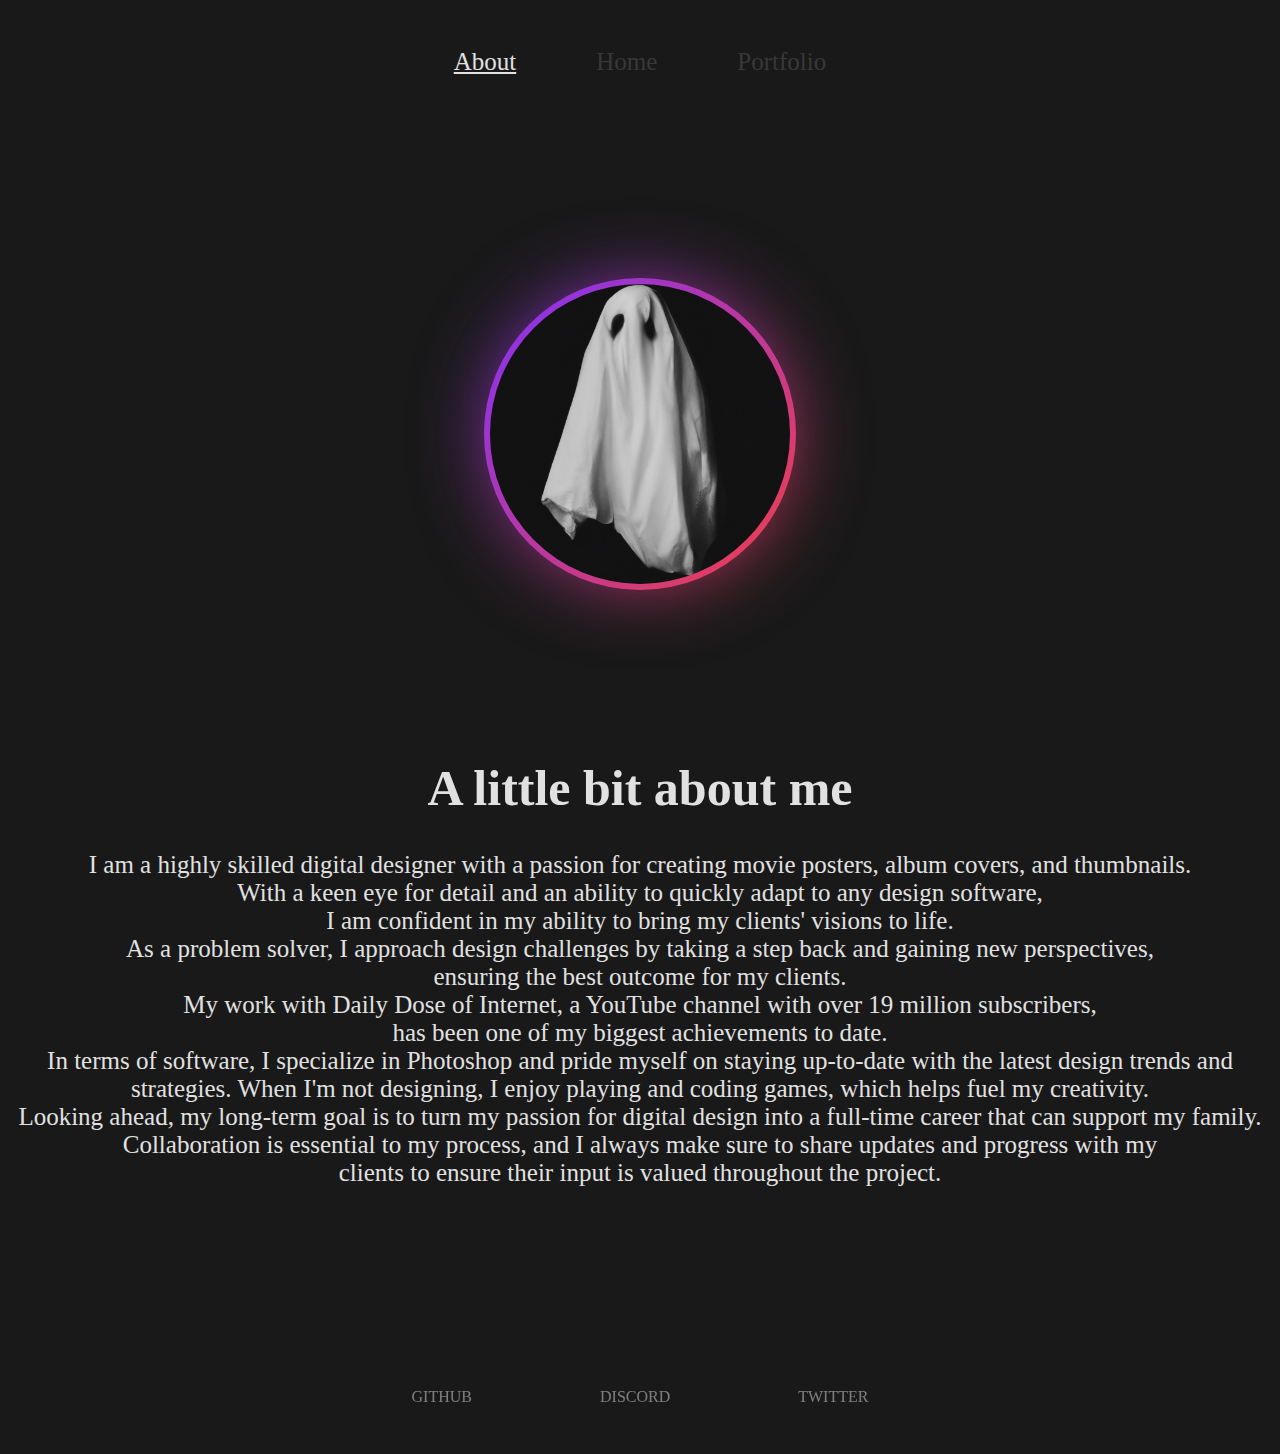
<file: about/index.html>
<!DOCTYPE html>

<html>

<head>
    <!-- HTML Meta Tags -->
    <meta name="description" content="SClick to find out a little bit about me.">

    <!-- Facebook Meta Tags -->
    <meta property="og:url" content="https://Ghillie.xyz/">
    <meta property="og:type" content="website">
    <meta property="og:title" content="Ghillie | About">
    <meta property="og:description" content="Click to find out a little bit about me.">
    <meta property="og:image" content="/assets/img/MetaImgs/Meta-About.png">

    <!-- Twitter Meta Tags -->
    <meta name="twitter:card" content="summary_large_image">
    <meta property="twitter:domain" content="Ghillie.xyz">
    <meta property="twitter:url" content="https://Ghillie.xyz/">
    <meta name="twitter:title" content="Ghillie | About">
    <meta name="twitter:description" content="Click to find out a little bit about me.">
    <meta name="twitter:image:src" content="https://ghillie.xyz/assets/img/MetaImgs/Meta-About.png">

    <!-- Meta Tags -->

    <meta charset="utf-8">
    <meta name="viewport" content="width=device-width, initial-scale=1.0, shrink-to-fit=no">
    <title>Ghillie | About</title>
    <link href="https://cdn.jsdelivr.net/npm/bootstrap@5.1.3/dist/css/bootstrap.min.css" rel="stylesheet"
        integrity="sha384-1BmE4kWBq78iYhFldvKuhfTAU6auU8tT94WrHftjDbrCEXSU1oBoqyl2QvZ6jIW3" crossorigin="anonymous">
    <link rel="stylesheet" href="/assets/css/main.css">
    <link rel="stylesheet" href="/assets/css/about.css">
    <link rel="stylesheet" href="/assets/css/spinglow.css">
    <link rel="shortcut icon" type="image/png" href="/assets/img/favicon.png">
</head>

<body ondragstart="return false">
    <!-- Page content -->
    <div class="main" style="min-height: 100%;">
        <div class="top_navbar">
            <ul>
                <li><a href="/about/" class="nav_active_link">About</a></li>
                <li><a href="/">Home</a></li>
                <li><a href="/portfolio/">Portfolio</a></li>
            </ul>
        </div>
        <div class="container" style="justify-content: center;
        align-items: center;
        display: flex;
        flex-grow: 1;">
            <div class="row">
                <div class="col-md-3">
                    <div class="spinglow spinglow-responsive" data-spinglow-scale="0.8" data-spinglow-max-width="300"
                        style="background-image: url(/assets/ProfilePictures/GhilliePFP.png);margin-top: 10em;">
                    </div>
                </div>
                <div class="text-center text-md-start col-md-9">
                    <h1 class="fs-1" style="margin-top: 3.5em;">A little bit about me</h1>
                    <p class="fs-5">I am a highly skilled digital designer
                        with a
                        passion for
                        creating movie
                        posters, album covers, and
                        thumbnails.<br>
                        With a keen eye for detail and an ability to quickly adapt to any design software,<br>
                        I am confident in my ability to bring my clients' visions to life.<br>
                        As a problem solver, I approach design challenges by taking a step back and gaining new
                        perspectives,<br>
                        ensuring the best outcome for my clients.<br>
                        My work with Daily Dose of Internet, a YouTube channel with over 19 million subscribers,<br>
                        has been one of my biggest achievements to date.<br>
                        In terms of software, I specialize in Photoshop and pride myself on staying up-to-date with
                        the latest design trends and strategies.
                        When I'm not designing, I enjoy playing and coding games, which helps fuel my
                        creativity.<br>
                        Looking ahead, my long-term goal is to turn my passion for digital design into a full-time
                        career that can support my family.
                        Collaboration is essential to my process, and I always make sure to share updates and
                        progress with
                        my<br>
                        clients to
                        ensure their input is valued throughout the project.<br></p>
                </div>
            </div>
        </div>
    </div>
    <div class="footer" style="margin-top: 10em;">
        <ul>
            <li><a href="https://github.com/Ghilliexyz" target="_blank">GITHUB</a></li>
            <li><a href="https://discordapp.com/users/211851747688185856" target="_blank">DISCORD</a></li>
            <li><a href="https://twitter.com/Ghilliexyz" target="_blank">TWITTER</a></li>
        </ul>
    </div>
    <script src="/assets/js/spinglow_responsive.js"></script>
</body>

</html>
</file>
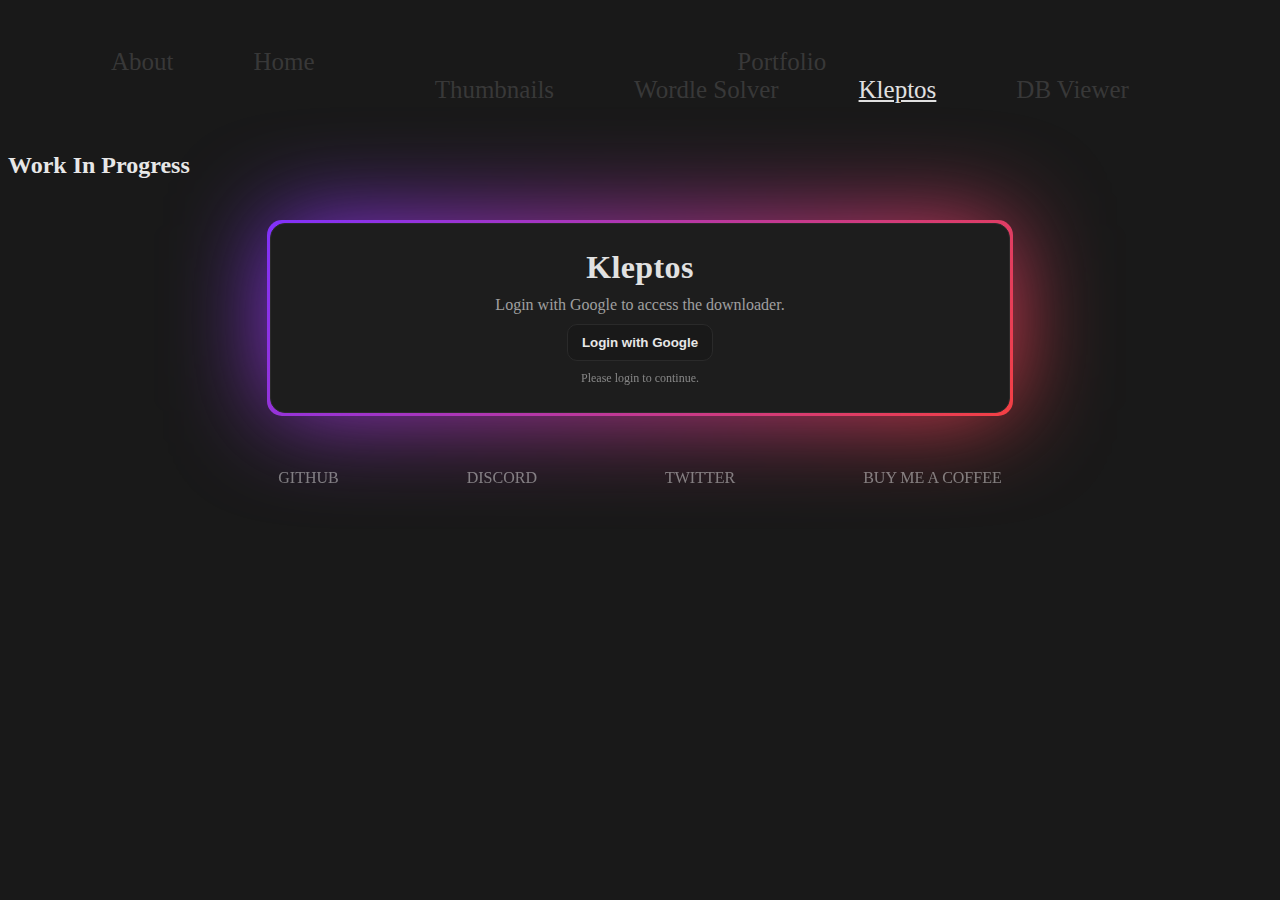
<file: kleptos/index.html>
<!DOCTYPE html>
<html lang="en">
<head>
  <!-- Basic HTML Meta Tags -->
  <meta charset="UTF-8" />
  <meta name="viewport" content="width=device-width, initial-scale=1" />
  <title>Ghillie – Kleptos</title>

  <meta name="description"
        content="Kleptos is a fast, simple video downloader that lets you save videos in different formats through a clean, ad-free interface.">
  <link rel="canonical" href="https://ghillie.xyz/kleptos/">

  <!-- Open Graph / Facebook -->
  <meta property="og:type" content="website">
  <meta property="og:site_name" content="Ghillie">
  <meta property="og:url" content="https://ghillie.xyz/kleptos/">
  <meta property="og:title" content="Kleptos – Video Downloader">
  <meta property="og:description"
        content="Use Kleptos to quickly download videos through a minimal, distraction-free interface.">
  <meta property="og:image"
        content="https://ghillie.xyz/assets/img/metaImgs/Meta-Kleptos.png">

  <!-- Twitter -->
  <meta name="twitter:card" content="summary_large_image">
  <meta property="twitter:domain" content="ghillie.xyz">
  <meta property="twitter:url" content="https://ghillie.xyz/kleptos/">
  <meta name="twitter:title" content="Kleptos – Video Downloader | Ghillie">
  <meta name="twitter:description"
        content="Kleptos is a lightweight video downloader with a clean UI and quick, reliable downloads.">
  <meta name="twitter:image"
        content="https://ghillie.xyz/assets/img/metaImgs/Meta-Kleptos.png">

  <!-- Styles & Favicon -->
  <link rel="stylesheet" href="/assets/css/main.css" />
  <link rel="stylesheet" href="/assets/css/kleptos.css" />
  <link rel="shortcut icon" type="image/png" href="/assets/img/favicon.png">
</head>

<body ondragstart="return false">

  <!-- NAVBAR always visible -->
  <div class="main">
    <div class="top_navbar">
      <ul>
        <li><a href="/about/">About</a></li>
        <li><a href="/">Home</a></li>
        <li class="dropdown">
          <a class="has-caret">Portfolio</a>
          <ul class="submenu">
            <li><a href="/portfolio/">Thumbnails</a></li>
            <li><a href="/wordle/">Wordle Solver</a></li>
            <li><a href="/kleptos/" class="nav_active_link">Kleptos</a></li>
            <li><a href="/dbviewer/">DB Viewer</a></li>
          </ul>
        </li>
      </ul>
    </div>
  </div>

  <!-- App -->
  <div id="kleptos">

    <!-- WIP always visible -->
    <div class="workInProgress">
      <h2>Work In Progress</h2>
    </div>

    <!-- LOGGED-OUT VIEW: only this shows -->
    <div id="loginGate" class="loginGate">
      <section class="cardGlow loginCard">
        <div class="loginInner">
          <h1 class="loginTitle">Kleptos</h1>
          <p class="muted loginSub">
            Login with Google to access the downloader.
          </p>

          <div id="authWrap" class="authWrap loginAuthRow">
            <button id="authLogin" class="btn secondary">Login with Google</button>
          </div>

          <div id="loginStatus" class="loginStatus muted"></div>
        </div>
      </section>
    </div>

    <!-- LOGGED-IN VIEW: your normal UI -->
    <div id="appGate" hidden>
      <section class="hero">
        <h1>Kleptos Downloader</h1>
        <p class="muted">Paste a URL, Configure your Settings, then Download.</p>
      </section>
      <main class="grid">
        <section class="cardGlow">
          <div>
            <div class="toolbar">
              <div class="left">
                <button id="settings" class="btn">Settings</button>
                <button id="adminBtn" class="iconBtn" type="button" aria-label="Admin tools" hidden>
                  <svg viewBox="0 0 24 24" width="18" height="18" aria-hidden="true">
                    <path d="M12 2l7 4v6c0 5-3 9-7 10C8 21 5 17 5 12V6l7-4zm0 3.2L7 7.2V12c0 3.8 2.2 6.9 5 7.9 2.8-1 5-4.1 5-7.9V7.2l-5-2z"/>
                    <path d="M11 11h2v6h-2zM11 8h2v2h-2z"/>
                  </svg>
                </button>
              </div>
              
              <div class="right">
                <div class="stats">
                  <div class="stat"><span class="label">Downloads Today:</span> <span id="downloadCountToday">0</span> •</div>
                  <div class="stat"><span class="label">Total Downloads:</span> <span id="downloadCountTotal">0</span> •</div>
                  <div class="stat"><span class="label">Tokens:</span> <span id="quotaRemainingInApp">0</span> •</div>
                </div>
                <!-- Profile menu (hover/click) -->
                <div class="profileMenu" id="profileMenu">
                  <button id="profileBtn" class="profileBtn" type="button" aria-haspopup="menu" aria-expanded="false">
                    <img id="profileImg" class="profileImg" alt="Profile" referrerpolicy="no-referrer">
                  </button>
                  <div id="profileDropdown" class="profileDropdown" role="menu">
                    <span class="muted">Signed in:</span>
                    <span id="authEmailInApp" class="authEmail">-</span>
                    <button id="authLogoutInApp" class="btn secondary small" type="button">Logout</button>
                  </div>
                </div>
              </div>
            </div>

            <div class="urlInfo">
              <input class="urlInput" type="url" autocomplete="off" autocapitalize="off" spellcheck="false" inputmode="url" placeholder="Paste URL here...">
              <button id="downloadBtn" class="btn" disabled>Download</button>
            </div>

            <!-- Feedback bars -->
            <div id="metaProgress" class="progress" role="status" aria-live="polite" aria-atomic="true" hidden>
              <div class="bar"><div class="fill"></div></div>
              <span>Collecting data…</span>
            </div>
            <div id="dlProgress" class="progress" role="status" aria-live="polite" aria-atomic="true" hidden>
              <div class="bar"><div class="fill"></div></div>
              <span>Downloading…</span>
            </div>

            <!-- Results -->
            <div class="urlResults" style="display:none">
              <h2></h2>
              <a href="#" target="_blank" rel="noopener noreferrer"></a>
              <img class="thumbnail" id="thumbnailPreview" alt="">
              <div class="videoInfo"><p></p><p></p><p></p><p></p><p></p></div>

              <!-- Playlist info + download zip -->
              <div id="playlistInfo" class="playlistInfo" hidden>
                <span class="pill">Playlist</span>
                <span id="playlistTitle" class="muted"></span>
                <span class="muted">•</span>
                <span><strong id="playlistCount">0</strong> videos</span>
                <button id="downloadPlaylistBtn" class="btn" style="margin-left:auto;">Download playlist (.zip)</button>
              </div>
            </div>
          </div>
        </section>
      </main>

      <!-- Settings Modal -->
      <div id="settingsModal" class="kmodal" aria-hidden="true">
        <div class="kmodal__backdrop"></div>

        <div class="kmodal__dialog" role="dialog" aria-modal="true" aria-labelledby="settingsTitle">
          <button type="button" class="kmodal__close" id="settingsClose" aria-label="Close">×</button>
          <h3 id="settingsTitle">Download settings</h3>

          <div class="kform">
            <div class="kform__row3">
              <label class="kform__field">
                <span>File format</span>
                <select id="optFileFormat">
                  <optgroup label="Video (container)">
                    <option value="auto">Auto (best quality)</option>
                    <option value="mp4">MP4</option>
                    <option value="mkv">MKV</option>
                    <option value="webm">WEBM</option>
                  </optgroup>
                  <optgroup label="Audio only">
                    <option value="audio:mp3">MP3</option>
                    <option value="audio:m4a">M4A</option>
                    <option value="audio:opus">OPUS</option>
                    <option value="audio:flac">FLAC</option>
                    <option value="audio:wav">WAV</option>
                    <option value="audio:aac">AAC</option>
                    <option value="audio:ogg">OGG</option>
                  </optgroup>
                </select>
              </label>

              <label class="kform__field">
                <span>File name</span>
                <input id="optFileName" type="text" placeholder="%(title)s (leave blank to auto)">
              </label>
            </div>
            
            <div class="kform__row2">
              <label class="kform__field">
                <span>Quality</span>
                <div class="btnset" id="optQuality">
                  <button type="button" data-q="Low">Low</button>
                  <button type="button" data-q="Medium">Medium</button>
                  <button type="button" data-q="High">High</button>
                  <button type="button" data-q="BEST" class="active">BEST</button>
                </div>
              </label>
              
              <label class="kform__field kform__field--checkbox">
                <span>Thumbnail only</span>
                <input id="optThumbOnly" type="checkbox">
              </label>
            </div>

            
            <div class="kform__row1">
              <label class="kform__field">
                <span style="color: #E1E1E1;">Authentication cookies (optional)</span>
                <!-- <legend>Authentication cookies (optional)</legend> -->
                <p class="muted" style="margin:0 0 8px 0; font-size: 12px;">
                  If a site blocks you with “Sign in to confirm you’re not a bot” (YouTube / X / Instagram etc), you can upload a
                  <code>cookies.txt</code> export for <b>your account only</b>. <br>Stored per-user on the server and only used for your requests (metadata + downloads).
                </p>
    
                <div class="kform__row3" style="align-items:center;">
                  <label class="kform__field">
                    <span>cookies.txt file</span>
                    <div style="display:flex; gap:8px; align-items:center;">
                      <input type="file" id="ytCookiesFile" accept=".txt,text/plain" class="fileSelector" style="width: auto;"/>
                      <button type="button" id="ytCookiesUpload" class="btn secondary">Upload (max 2MB)</button>
                      <button type="button" id="ytCookiesClear" class="btn secondary">Remove</button>
                    </div>
                  </label>
                  
                  <div class="kform__field" style="display:flex; gap:8px;">
                  </div>
    
                  <div class="kform__field">
                    <span>Status</span>
                    <div class="cookieStatusRow">
                      <span id="ytCookiesFeaturePill" class="pill">Feature: —</span>
                      <span id="ytCookiesStatePill" class="pill">Cookies: —</span>
                    </div>
                    <div id="ytCookiesStatus" class="muted cookieMeta">—</div>
                  </div>
                </div>
              </label>
            </div>
          </div>

          <div class="kmodal__footer">
            <button type="button" id="settingsSave" class="btn primary">Save</button>
          </div>
        </div>
      </div>

      <!-- Admin Modal (admins only) -->
      <div id="adminModal" class="kmodal" aria-hidden="true">
        <div class="kmodal__backdrop"></div>

        <div class="kmodal__dialog" role="dialog" aria-modal="true" aria-labelledby="adminTitle">
          <button type="button" class="kmodal__close" id="adminClose" aria-label="Close">×</button>
          <h3 id="adminTitle">Admin</h3>

          <div class="adminTools">
            <div class="adminTopbar">
              <input id="adminSearch" class="adminSearch" type="search" placeholder="Search email / sub…" autocomplete="off">
              <button id="adminRefresh" class="btn secondary small" type="button">Refresh</button>
              <button id="adminDownloadDb" class="btn secondary small" type="button">Download DB</button>
            </div>

            <div id="adminUsers" class="adminUsers" aria-live="polite"></div>
          </div>

          <div class="kmodal__footer">
            <button id="adminClose2" class="btn secondary" type="button">Close</button>
          </div>
        </div>
      </div>
      
      <!-- Toast -->
      <div id="toast" class="toast" hidden>
        <div class="title"></div>
        <div class="body"></div>
      </div>
    </div>
  </div>
  
  <div class="footer" style="margin-top:0;">
    <ul>
      <li><a href="https://github.com/Ghilliexyz" target="_blank">GITHUB</a></li>
      <li><a href="https://discordapp.com/users/211851747688185856" target="_blank">DISCORD</a></li>
      <li><a href="https://twitter.com/Ghilliexyz" target="_blank">TWITTER</a></li>
      <li><a href="https://buymeacoffee.com/ghillie" target="_blank">BUY ME A COFFEE</a></li>
    </ul>
  </div>
  
  <script src="/assets/js/kleptos.js" defer></script>
</body>
</html>
</file>
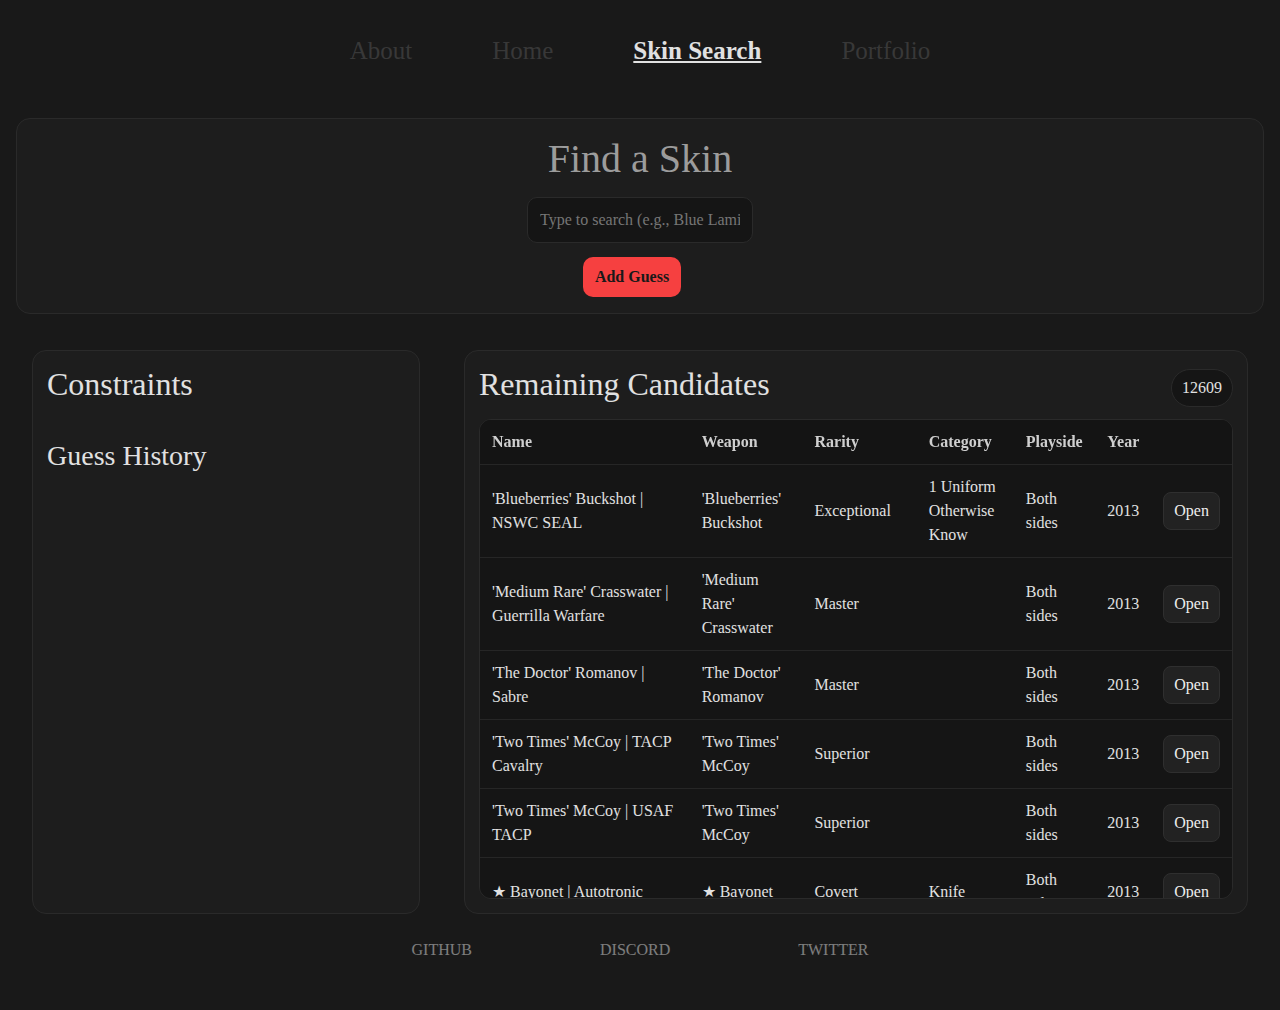
<file: skinsearch/index.html>
<!DOCTYPE html>
<html lang="en">
<head>
  <!-- Meta -->
  <meta charset="UTF-8" />
  <meta name="viewport" content="width=device-width, initial-scale=1" />

  <!-- SEO / Social (match your site) -->
  <meta name="description" content="My Skin searcher, made and aimed at solving cs2dle.net Guess the skin">
  <meta property="og:url" content="https://Ghillie.xyz/">
  <meta property="og:type" content="website">
  <meta property="og:title" content="Ghillie | Skin Searcher">
  <meta property="og:description" content="My Skin searcher, made and aimed at solving cs2dle.net Guess the skin">
  <meta property="og:image" content="/assets/img/MetaImgs/Meta-Skin-Searcher.png">
  <meta name="twitter:card" content="summary_large_image">
  <meta property="twitter:domain" content="Ghillie.xyz">
  <meta property="twitter:url" content="https://Ghillie.xyz/">
  <meta name="twitter:title" content="Ghillie | Skin Searcher">
  <meta name="twitter:description" content="My Skin searcher, made and aimed at solving cs2dle.net Guess the skin">
  <meta name="twitter:image:src" content="https://ghillie.xyz/assets/img/MetaImgs/Meta-Skin-Searcher.png">

  <title>Ghillie | Skin Searcher</title>

  <!-- Your site CSS + libs -->
  <link rel="stylesheet" href="https://cdnjs.cloudflare.com/ajax/libs/twitter-bootstrap/4.1.3/css/bootstrap.min.css">
  <link rel="stylesheet" href="https://s3-us-west-2.amazonaws.com/s.cdpn.io/1462889/unicons.css">
  <link rel="stylesheet" href="/assets/css/main.css">
  <link rel="stylesheet" href="/assets/css/skinsearch.css">

  <link rel="shortcut icon" type="image/png" href="/assets/img/favicon.png">
</head>

<body ondragstart="return false">
  <!-- Top nav (kept from your site) -->
  <div class="main">
    <div class="top_navbar">
      <ul>
        <li><a href="/about/">About</a></li>
        <li><a href="/">Home</a></li>
        <li><a href="/skinsearch/" style="font-weight: bold;" class="nav_active_link">Skin Search</a></li>
        <li><a href="/portfolio/">Portfolio</a></li>
      </ul>
    </div>
  </div>

  <!-- Solver header bar -->  
  <section class="solver-card solver-topbar">
    <div class="solver-row">
      <div class="solver-col">
        <h1 class="solver-muted">Find a Skin</h1>

        <div class="solver-search-wrap">
          <input id="searchInput" class="solver-search" type="text"
                placeholder="Type to search (e.g., Blue Laminate)…" autocomplete="off" />
          <div id="searchList" class="solver-search-list"></div>
        </div>

        <!-- New: actions row -->
        <div class="solver-actions mt-2">
          <button id="addGuessBtn" class="solver-btn">Add Guess</button>
          <span id="guessStatus" class="solver-status"></span>
        </div>
      </div>

      <!-- Selected card with pill controls -->
      <div id="selectedCard" class="solver-selected solver-hidden">
        <div class="solver-selected__name" id="selName">—</div>
        <div class="solver-selected__meta">
          <span id="selWeapon"></span>
          <span id="selRarity"></span>
          <span id="selCategory"></span>
          <span id="selPlayside"></span>
          <span id="selYear"></span>
        </div>

        <!-- New: tiny pills per field -->
        <div class="pills" id="pillControls">
          <div class="pill-group" data-field="weapon">
            <span class="solver-muted">Weapon</span>
            <button class="pill green" data-field="weapon" data-verdict="correct" title="Weapon is correct">✓</button>
            <button class="pill gray"  data-field="weapon" data-verdict="wrong"   title="Weapon is wrong">✗</button>
          </div>

          <div class="pill-group" data-field="rarity">
            <span class="solver-muted">Rarity</span>
            <button class="pill green" data-field="rarity" data-verdict="correct" title="Rarity is correct">✓</button>
            <button class="pill gray"  data-field="rarity" data-verdict="wrong"   title="Rarity is wrong">✗</button>
            <button class="pill red"   data-field="rarity" data-verdict="higher"  title="Answer is rarer (↑)">↑</button>
            <button class="pill red"   data-field="rarity" data-verdict="lower"   title="Answer is less rare (↓)">↓</button>
          </div>

          <div class="pill-group" data-field="category">
            <span class="solver-muted">Category</span>
            <button class="pill green" data-field="category" data-verdict="correct" title="Rifle / Not-rifle matches">✓</button>
            <button class="pill gray"  data-field="category" data-verdict="wrong"   title="Rifle / Not-rifle doesn't match">✗</button>
          </div>

          <div class="pill-group" data-field="playside">
            <span class="solver-muted">Playside</span>
            <button class="pill green" data-field="playside" data-verdict="correct" title="T vs not-T matches">✓</button>
            <button class="pill gray"  data-field="playside" data-verdict="wrong"   title="T vs not-T doesn't match">✗</button>
          </div>

          <div class="pill-group" data-field="year">
            <span class="solver-muted">Year</span>
            <button class="pill green" data-field="year" data-verdict="correct" title="Year is correct">✓</button>
            <button class="pill gray"  data-field="year" data-verdict="wrong"   title="Year is wrong">✗</button>
            <button class="pill red"   data-field="year" data-verdict="higher"  title="Answer is newer (↑)">↑</button>
            <button class="pill red"   data-field="year" data-verdict="lower"   title="Answer is older (↓)">↓</button>
          </div>
        </div>
      </div>
    </div>
  </section>

  <!-- Two-column: constraints (left) + scrollable candidates (right) -->
  <main class="solver-grid">
    <section class="solver-card">
      <h2>Constraints</h2>
      <div id="constraints" class="solver-chips"></div>

      <h3>Guess History</h3>
      <div id="history" class="solver-chips"></div>
    </section>

    <section class="solver-card solver-stretch">
      <div class="solver-results-header">
        <h2>Remaining Candidates</h2>
        <div class="solver-pill" id="candidateCount">0</div>
      </div>

      <div class="solver-table-scroll">
        <table id="resultTable" class="solver-table">
          <thead>
            <tr>
              <th>Name</th>
              <th>Weapon</th>
              <th>Rarity</th>
              <th>Category</th>
              <th>Playside</th>
              <th>Year</th>
              <th></th>
            </tr>
          </thead>
          <tbody></tbody> <!-- JS renders max 10 -->
        </table>
      </div>
    </section>
  </main>
  <div class="footer">
      <ul>
          <li><a href="https://github.com/Ghilliexyz" target="_blank">GITHUB</a></li>
          <li><a href="https://discordapp.com/users/211851747688185856" target="_blank">DISCORD</a></li>
          <li><a href="https://twitter.com/Ghilliexyz" target="_blank">TWITTER</a></li>
      </ul>
  </div>
  <!-- App JS -->
  <script src="/assets/js/skinsearcher.js"></script>
</body>
</html>
</file>
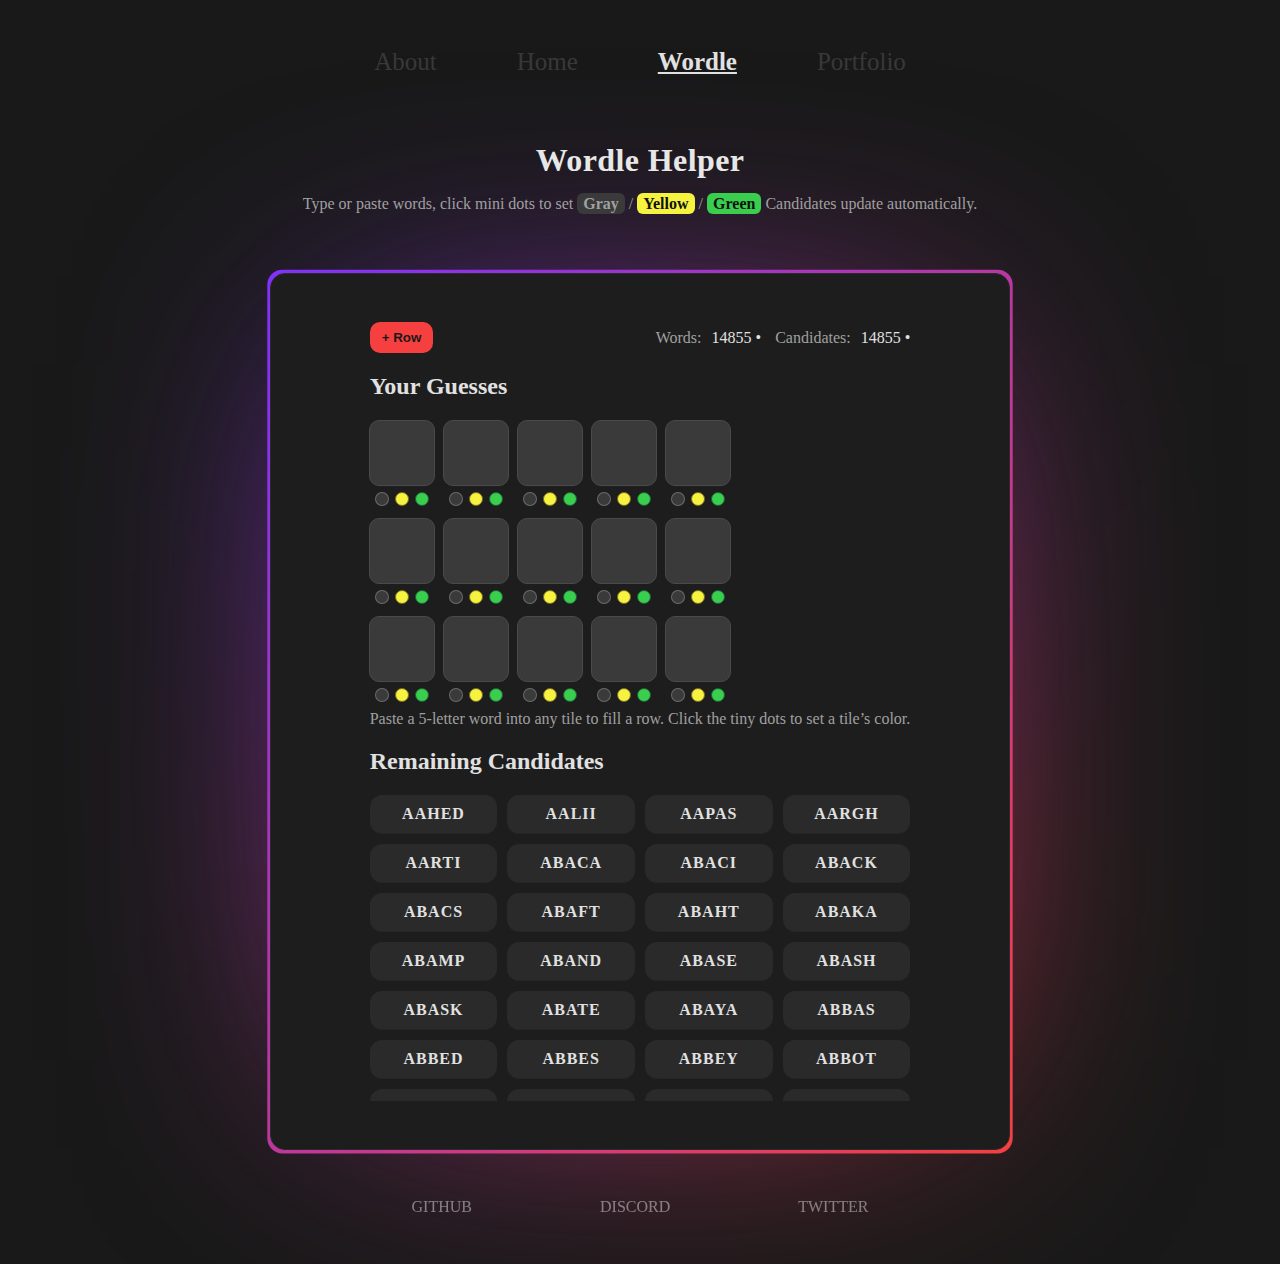
<file: wordle/index.html>
<!DOCTYPE html>
<html lang="en">
<head>
  <meta charset="UTF-8" />
  <meta name="viewport" content="width=device-width, initial-scale=1" />
  <title>Ghillie | Wordle Helper</title>

  <link rel="stylesheet" href="/assets/css/main.css" />
  <link rel="stylesheet" href="/assets/css/wordle.css" />

  <link rel="shortcut icon" type="image/png" href="/assets/img/favicon.png">
</head>
<body ondragstart="return false">
  <!-- your site navbar -->
  <div class="main">
    <div class="top_navbar">
      <ul>
        <li><a href="/about/">About</a></li>
        <li><a href="/">Home</a></li>
        <li><a href="/wordle/" style="font-weight: bold;" class="nav_active_link">Wordle</a></li>
        <li><a href="/portfolio/">Portfolio</a></li>
      </ul>
    </div>
  </div>

  <!-- Centered Wordle app -->
  <div id="wordle">
    <section class="hero">
      <h1>Wordle Helper</h1>
      <p class="muted">Type or paste words, click mini dots to set <span class="legend gray">Gray</span> / <span class="legend yellow">Yellow</span> / <span class="legend green">Green</span></b> Candidates update automatically.</p>
    </section>

    <main class="grid">
      <section class="cardGlow">
        <div>
          <div class="toolbar">
            <div class="left">
              <button id="addRow" class="btn">+ Row</button>
            </div>
            <div class="right stats">
              <div class="stat"><span class="label">Words:</span> <span id="wordCount">0</span> •</div>
              <div class="stat"><span class="label">Candidates:</span> <span data-result-count>0</span> •</div>
            </div>
          </div>
          
          <h2>Your Guesses</h2>
          <div id="grid" class="rows"></div>
          
          <p class="help muted">
            Paste a 5-letter word into any tile to fill a row. Click the tiny dots to set a tile’s color.
          </p>
          
          <div class="results-header">
            <h2>Remaining Candidates</h2>
          </div>
          <div id="results" class="results"></div>
        </div>
      </section>
    </main>
  </div>
  <div class="footer">
      <ul>
          <li><a href="https://github.com/Ghilliexyz" target="_blank">GITHUB</a></li>
          <li><a href="https://discordapp.com/users/211851747688185856" target="_blank">DISCORD</a></li>
          <li><a href="https://twitter.com/Ghilliexyz" target="_blank">TWITTER</a></li>
      </ul>
  </div>

  <!-- UI + built-in solver (no external solver file required) -->
  <script defer src="/assets/js/wordle.js"></script>
</body>
</html>
</file>
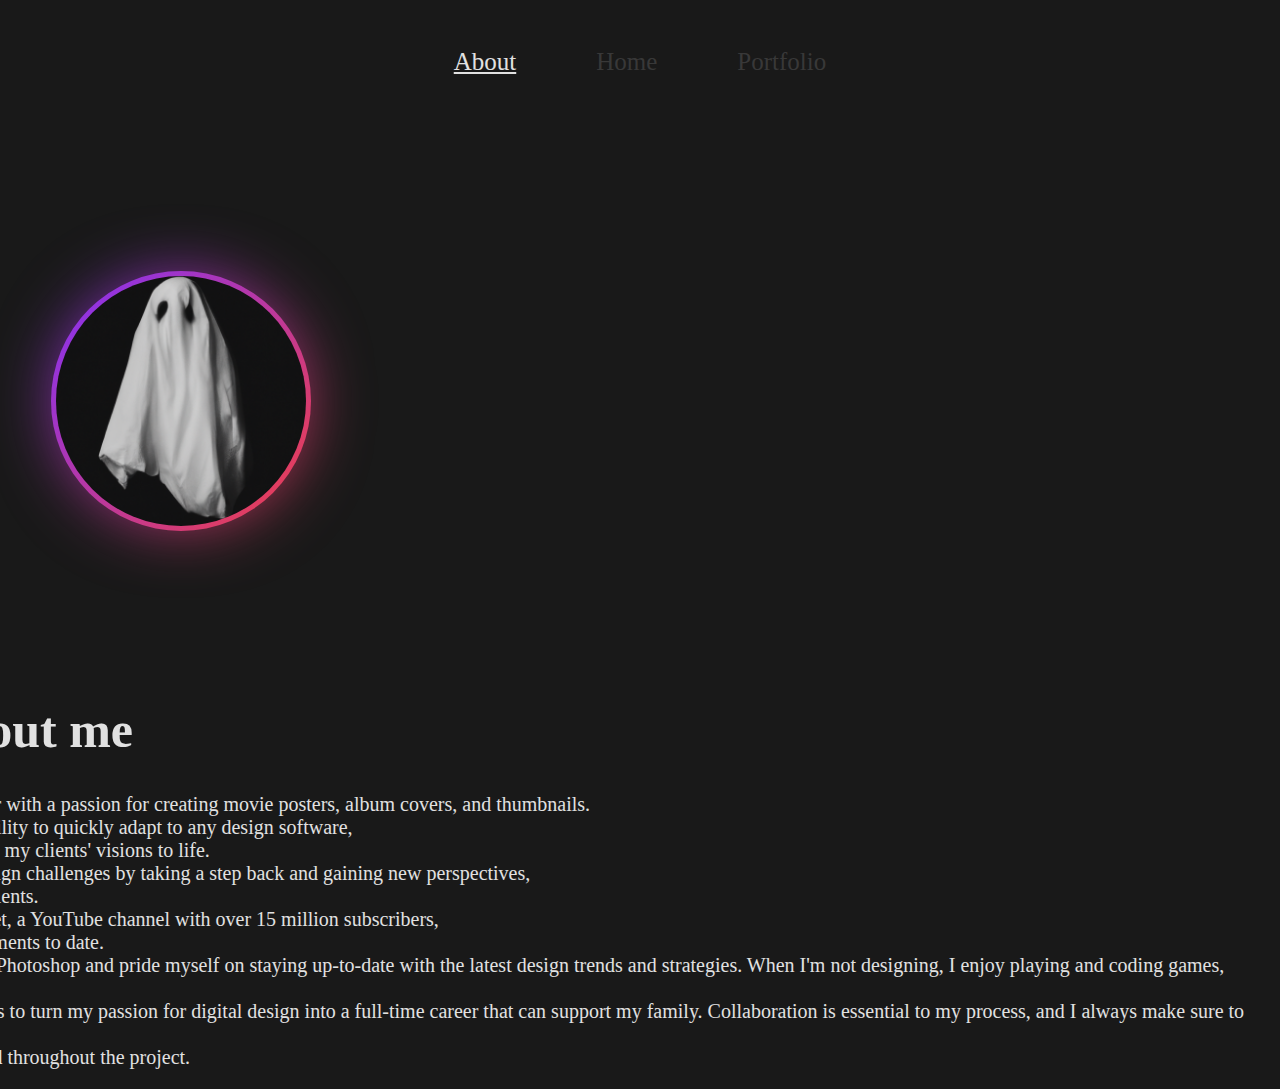
<file: about.html>
<!DOCTYPE html>

<html>

<head>

    <!-- HTML Meta Tags -->
    <meta name="description"
        content="Self-taught Digital Designer from scotland, Worked with many big names and helped grow channels.">

    <!-- Facebook Meta Tags -->
    <meta property="og:url" content="https://Ghillie.xyz/">
    <meta property="og:type" content="website">
    <meta property="og:title" content="Ghillie | About">
    <meta property="og:description"
        content="Self-taught Digital Designer from scotland, Worked with many big names and helped grow channels.">
    <meta property="og:image" content="">

    <!-- Twitter Meta Tags -->
    <meta name="twitter:card" content="summary_large_image">
    <meta property="twitter:domain" content="Ghillie.xyz">
    <meta property="twitter:url" content="https://Ghillie.xyz/">
    <meta name="twitter:title" content="Ghillie | About">
    <meta name="twitter:description"
        content="Self-taught Digital Designer from scotland, Worked with many big names and helped grow channels.">
    <meta name="twitter:image" content="">

    <!-- Meta Tags -->

    <meta charset="utf-8">
    <meta name="viewport" content="width=device-width, initial-scale=1.0, shrink-to-fit=no">
    <title>Ghillie | About</title>
    <link href="https://cdn.jsdelivr.net/npm/bootstrap@5.1.3/dist/css/bootstrap.min.css" rel="stylesheet"
        integrity="sha384-1BmE4kWBq78iYhFldvKuhfTAU6auU8tT94WrHftjDbrCEXSU1oBoqyl2QvZ6jIW3" crossorigin="anonymous">
    <link rel="stylesheet" href="/assets/css/main.css">
    <link rel="stylesheet" href="/assets/css/about.css">
    <link rel="stylesheet" href="/assets/css/spinglow.css">
    <link rel="shortcut icon" type="image/png" href="/assets/img/favicon.png">
</head>

<body ondragstart="return false">
    <!-- Page content -->
    <div class="main">
        <div class="top_navbar">
            <ul>
                <li><a style="color: #e1e1e1; text-decoration: underline;" href="about.html">About</a></li>
                <li><a href="index.html">Home</a></li>
                <li><a href="portfolio.html">Portfolio</a></li>
            </ul>
        </div>
        <div class="container">
            <div class="row">
                <div class="col-sm-6">
                    <div class="spinglow"
                        style="margin-left: 3em; margin-top: 11.5em; text-align:left; background-image: url(/assets/ProfilePictures/GhilliePFP.png);">
                    </div>
                </div>
                <div class="col-sm-6">
                    <div class="about">
                        <h1 style="margin-left: -6em; margin-top: 3.5em; text-align:left;">A little bit about me</h1>
                        <p style="margin-left: -15em; text-align:left;">I am a highly skilled digital designer with a
                            passion for
                            creating movie
                            posters, album covers, and
                            thumbnails.<br>
                            With a keen eye for detail and an ability to quickly adapt to any design software,<br>
                            I am confident in my ability to bring my clients' visions to life.<br>
                            As a problem solver, I approach design challenges by taking a step back and gaining new
                            perspectives,<br>
                            ensuring the best outcome for my clients.<br>
                            My work with Daily Dose of Internet, a YouTube channel with over 15 million subscribers,<br>
                            has been one of my biggest achievements to date.<br>
                            In terms of software, I specialize in Photoshop and pride myself on staying up-to-date with
                            the latest design trends and strategies.
                            When I'm not designing, I enjoy playing and coding games, which helps fuel my
                            creativity.<br>
                            Looking ahead, my long-term goal is to turn my passion for digital design into a full-time
                            career that can support my family.
                            Collaboration is essential to my process, and I always make sure to share updates and
                            progress with
                            my<br>
                            clients to
                            ensure their input is valued throughout the project.<br></p>
                    </div>
                </div>
            </div>
        </div>
    </div>
</body>

</html>
</file>
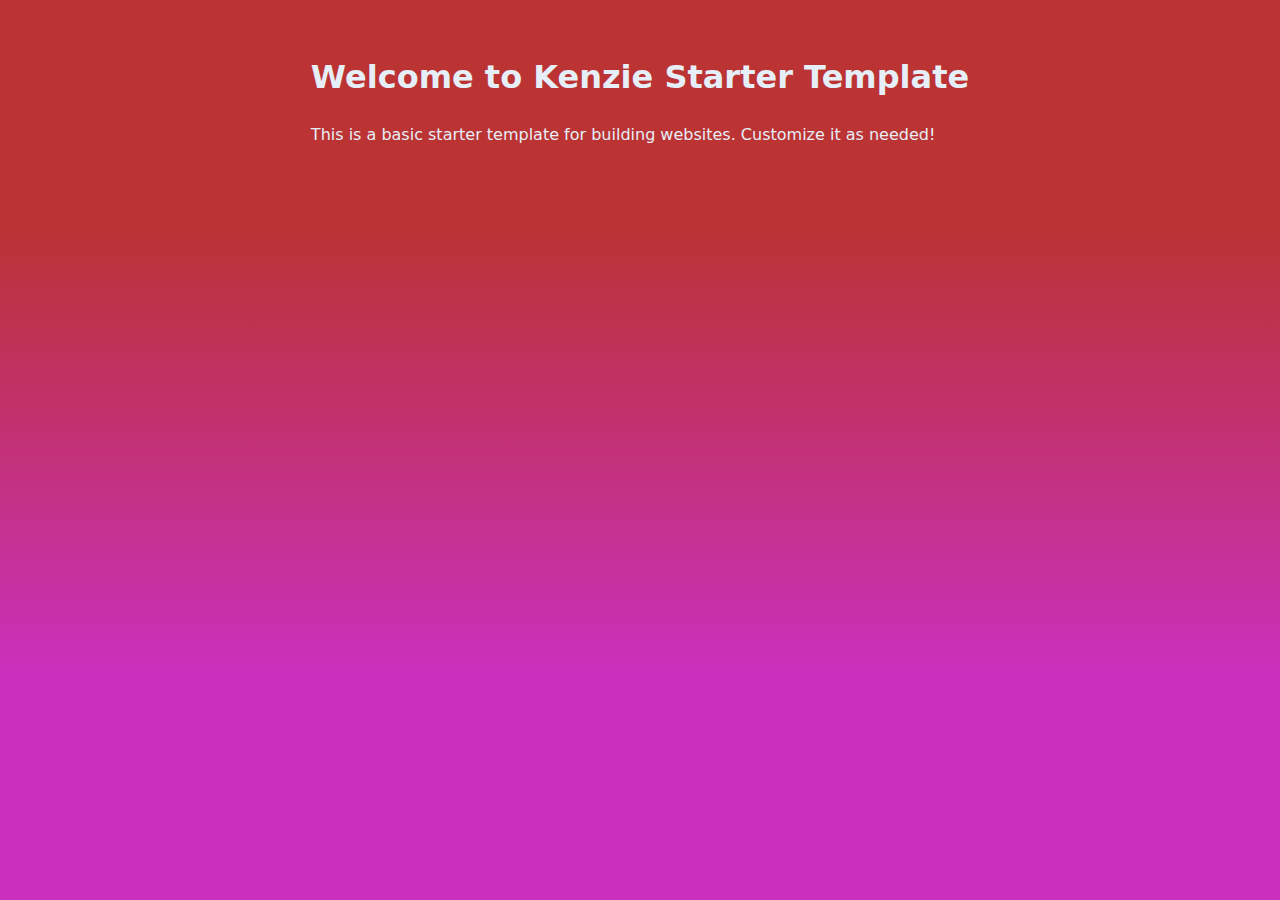
<file: test.html>
<!doctype html>
<html lang="en">
<head>
    <meta charset="utf-8" />
    <meta name="viewport" content="width=device-width,initial-scale=1" />
    <title>Kenzie — Starter</title>
    <meta name="description" content="Starter template for Kenzie" />
 
    <!-- Basic styles -->
    <style>
        :root{
            --bg:#0b1220;
            --card:#0f1724;
            --muted:#9aa6bd;
            --accent:#1fb6ff;
            --glass: rgba(255,255,255,0.03);
            --radius:12px;
            --max-width:1000px;
        }
        *{box-sizing:border-box}
        html,body{height:100%}
        body{
            margin:0;
            font-family: Inter, ui-sans-serif, system-ui, -apple-system, "Segoe UI", Roboto, "Helvetica Neue", Arial;
            background:linear-gradient(180deg,#bb3333 25%, #ca30bd 75%);
            color:#e6eef8;
            -webkit-font-smoothing:antialiased;
            -moz-osx-font-smoothing:grayscale;
            line-height:1.5;
            display:flex;
            align-items:flex-start;
            justify-content:center;
            padding:32px;
        }
    </style>
</head>
<body>
    <div class="container">
        <h1>Welcome to Kenzie Starter Template</h1>
        <p>This is a basic starter template for building websites. Customize it as needed!</p>
    </div>
</body>
</file>
<file: assets/css/main.css>
html,
body {
    min-height: 100%;
}

::selection {
    background: #f64040;
    color: #191919;
}

body {
    background: #191919 no-repeat center center fixed;
    -webkit-background-size: cover;
    -moz-background-size: cover;
    -o-background-size: cover;
    background-size: cover;
    overflow-x: hidden;
    font-family: Garamond, serif;
}

/* #region Main body CSS */
.main {
    margin-left: auto;
    margin-right: auto;
    text-align: center;
    min-height: calc(100vh - (var(--divider-physical-height)));
    display: flex;
    flex-direction: column;
    flex-wrap: nowrap;
    justify-content: normal;
    align-items: normal;
    align-content: normal;
}

.main:nth-child(1) {
    display: block;
    flex-grow: 0;
    flex-shrink: 1;
    flex-basis: auto;
    align-self: auto;
    order: 0;
}

.main:nth-child(2) {
    display: block;
    flex-grow: 1;
    flex-shrink: 1;
    flex-basis: auto;
    align-self: auto;
    order: 0;
}

.main h1 {
    color: #e1e1e1;
    font-weight: bold;
    font-size: 50px;
    margin-top: 1em;
}

.main h3 {
    color: #e1e1e1;
    font-weight: bold;
    font-size: 35px;
    margin-top: -25px;
}

.main p {
    color: #e1e1e1;
    font-size: 25px;
}

.main a {
    color: #e1e1e1;
    font-size: 25px;
    text-align: center;
    text-decoration: none;
}

/* #endregion */

/* #region Top Navbar CSS */
.top_navbar {
    margin-top: 2em;
    margin-bottom: 2em;
    text-align: center;
    display: flex;
    justify-content: center;
}

.top_navbar ul {
    padding-left: 0;
    display: flex;
    justify-content: center;
    flex-direction: row;
}

@media (max-width: 900px) {
    .top_navbar ul {
        flex-direction: column;
    }

    /* .top_navbar ul li:nth-of-type(1) {
        order: 2 !important;
    }
    .top_navbar ul li:nth-of-type(2) {
        order: 1 !important;
    }
    .top_navbar ul li:nth-of-type(3) {
        order: 3 !important;
    } */
}

/* .top_navbar ul li:nth-of-type(1) {
    order: 1;
}
.top_navbar ul li:nth-of-type(2) {
    order: 2;
}
.top_navbar ul li:nth-of-type(3) {
    order: 3;
} */

.top_navbar li {
    display: inline;
    padding-right: 2.5em;
    padding-left: 2.5em;
}

.top_navbar li a {
    /* color: #5d6996; */
    color: #383838;
    font-size: 25px;
    text-decoration: none;
    transition: .5s;
}

.top_navbar li a:hover {
    /* color: #95acff; */
    color: #9c9c9c;
    text-align: center;
}

.top_navbar li a.nav_active_link {
    color: #e1e1e1;
    text-decoration: underline;
}

/* #endregion */


/* #endregion */

.worked_with {
    color: #e1e1e1;
    text-align: center;
    min-height: calc(100vh - (var(--divider-physical-height) / 2));
}

.worked_with .row>div:hover .explain_box {
    opacity: 1;
    transition: 1s opacity ease-in-out;
}

.worked_with .explain_box {
    margin-left: auto;
    margin-right: auto;
    width: 75%;
    margin-top: 2rem;
    transition: 1s opacity ease-in-out;
    user-select: none;
    opacity: 0;
    position: relative;
    border-radius: 15px;
    background-color: #191919;
    padding: 20px;
    box-shadow: 0 0 25px 0 rgba(0, 0, 0, .75);
}

.explain_box h1 {
    font-weight: bold;
}

/* #region Scrollbar CSS */
/* Firefox */
* {
    scrollbar-width: thin;
    scrollbar-color: #f64040 #191919;
}

/* Chrome, Edge, and Safari */
*::-webkit-scrollbar {
    width: 5px;
}

*::-webkit-scrollbar-track {
    background: #191919;
}

*::-webkit-scrollbar-thumb {
    background-color: #f64040;
    border-radius: 0px;
    border: 0px none #191919;
}

/* #endregion */


.recent_work {
    /* min-height: calc(100vh - (var(--divider-physical-height) / 2)); */
    /* display: flex; */
    /* flex-direction: column; */
    /* justify-content: center; */
    /* align-items: center; */
    position: relative;
}

.recent_work {
    min-height: calc(100vh - (var(--divider-physical-height) / 2));
    display: flex;
    flex-direction: column;
    flex-wrap: nowrap;
    justify-content: normal;
    align-items: normal;
    align-content: normal;
}

.recent_work_content {
    min-height: 50vh;
    margin-bottom: 4rem;
    display: block;
    flex-grow: 1;
    flex-shrink: 1;
    flex-basis: auto;
    align-self: auto;
    order: 0;
}

.recent_work_content h1 {
    font-weight: bold;
    margin-top: 2.5em;
    margin-bottom: 2.5em;
    color: #e1e1e1;
    text-align: center;
}

.footer {
    display: flex;
    flex-grow: 0;
    flex-shrink: 1;
    flex-basis: auto;
    align-self: auto;
    margin-bottom: 2em;
    order: 0;
    justify-content: center;
    flex-direction: row;
}

.footer ul {
    padding-left: 0;
    display: flex;
    justify-content: center;
    flex-direction: row;
    gap: 8rem;
    font-size: 1rem;
    list-style-type: none;
    text-align: center;
}

.footer a {
    color: #e1e1e1;
    text-decoration: none;
    opacity: 0.5;
    transition: opacity 0.5s ease-in-out;
}

.footer a:hover {
    opacity: 1;
    transition: opacity 0.5s ease-in-out;
}

@media (max-width: 900px) {
    .footer ul {
        margin-top: 2rem;
        gap: 5px;
        flex-direction: column;
    }
}
</file>
<file: assets/css/about.css>
html,
body {
    min-height: 100%;
}


/* Style page content */
/* About Stuff Here */

.about {
    margin-left: auto;
    margin-right: auto;
    text-align: center;
}

.about h1 {
    color: #e1e1e1;
}

.about p {
    color: #e1e1e1;
    font-size: 20px;
}
</file>
<file: assets/css/spinglow.css>
@property --spinglow-rotate {
    syntax: "<angle>";
    initial-value: 132deg;
    inherits: false;
}

:root {
    --spinwglow-height: 250px;
    --spinwglow-width: 250px;
}

/* Profile Picture Spin content */
.spinglow {
    background: #191c29;
    width: var(--spinwglow-width);
    height: var(--spinwglow-height);
    aspect-ratio: 1/1;
    position: relative;
    border-radius: 100%;
    justify-content: center;
    align-items: center;
    margin-left: auto;
    margin-right: auto;
    margin-top: 5em;
    display: flex;
    color: rgba(88, 199, 250, 0);
    background-size: cover;
    background-position: center;
    transition: 0.4s;
}

.spinglow:hover {
    /* Show Review Box with review in it */
    color: #e1e1e1;
}

/* Spinning Glow Size */
.spinglow::before {
    content: "";
    height: calc(var(--spinwglow-height) * 1.04);
    width: calc(var(--spinwglow-width) * 1.04);
    aspect-ratio: 1/1;
    border-radius: 100%;
    background-image: linear-gradient(var(--spinglow-rotate), #7f31ff, #f64040);
    position: absolute;
    z-index: -1;
    animation: spin 2.5s linear infinite;
}

.spinglow::after {
    position: absolute;
    content: "";
    z-index: -1;
    height: calc(var(--spinwglow-height) * 1.2);
    width: calc(var(--spinwglow-width) * 1.2);
    aspect-ratio: 1/1;
    border-radius: 100%;
    transform: scale(0.8);
    filter: blur(calc(var(--spinwglow-height) / 6));
    background-image: linear-gradient(var(--spinglow-rotate), #7f31ff, #f64040);
    opacity: 1;
    animation: spin 2.5s linear infinite;
}

@keyframes spin {
    0% {
        --spinglow-rotate: 0deg;
    }

    100% {
        --spinglow-rotate: 360deg;
    }
}

/* Profile Picture Spin content */
</file>
<file: assets/css/kleptos.css>
@property --spinglow-rotate {
  syntax: "<angle>";
  initial-value: 132deg;
  inherits: false;
}

/* Scoped + centered so it won't fight your site CSS */
#kleptos {
  --bg:#191919;
  --card:#1d1d1d;
  --muted:#a0a0a0;
  --text:#e7e7e7;
  --accent:#f64040;
  --outline:#2a2a2a;
  --tile:#151515;

  --spinwglow-height: 980px;
  --spinwglow-width: 740px;

  --gray:#3a3a3a;
  --yellow:#f6f340;
  --green:#39ce4d;

  color:var(--text);
}

/* center the whole app */
#kleptos .grid {
  max-width: var(--spinwglow-width);
  margin: 0 auto;
  padding: 12px 16px 32px;
}

/* hero */
#kleptos .hero{ padding:18px 16px 0; text-align:center; }
#kleptos .hero h1{ margin:0 0 6px; font-size:clamp(22px, 3.5vw, 32px); letter-spacing:.4px; }
#kleptos .muted{ color:var(--muted); }

/* toolbar */
#kleptos .toolbar{ display:flex; align-items:center; justify-content:space-between; gap:12px; margin-bottom:10px; padding: 5px; flex-wrap:wrap;}
#kleptos .stats{ display:flex; gap:14px; flex-wrap:wrap; }
#kleptos .label{ color:var(--muted); margin-right:6px; }

#kleptos .stat{
  display:inline-flex;
  gap:6px;
  font-size:14px;
}

/* url row */
#kleptos .urlInfo{
  display:flex;
  align-items:flex-start;
  gap:12px;
  margin-top: 15px;
  margin-bottom: 15px;
  padding: 5px;
}

/* buttons */
#kleptos .btn{
  background: var(--accent);
  color:#191919;
  border:none;
  padding:10px 14px;
  border-radius:10px;
  font-weight:700;
  cursor:pointer;
  flex:0 0 auto;
}
#kleptos .btn:disabled{ opacity:.6; cursor:not-allowed; }

/* url input */
#kleptos .urlInput {
  width: 300px;
  flex: 1 1 auto;
  height: 20px;
  border-radius: 8px;
  border: 1px solid var(--outline);
  padding: 6px 10px;
  background: var(--bg);
  color: var(--text);
  font-size: 14px;
  overflow: hidden;
}

/* results + video */
#kleptos .urlResults{ margin-top:16px;}
#kleptos .urlResults h2{ font-size:18px; margin: 0px;  padding-left: 5px; padding-right: 5px;}
#kleptos .thumbnail{
  width:100%;
  height:auto;
  /* important: display the real aspect ratio without stretching */
  object-fit: contain;
  background: var(--bg);
  border: 1px solid var(--outline);
  border-radius:15px;
  margin-top:10px;
}

#kleptos .urlResults a{
  margin:0px;
  padding-left: 5px;
  padding-right: 5px;
  text-decoration: none;
  font-size:14px;
  color:#e1e1e1;
  opacity: 0.7;
  transition: opacity 0.5s ease-in-out;
}
#kleptos .urlResults a:hover{
  text-decoration: underline;
  opacity: 1;
  transition: opacity 0.5s ease-in-out;
}

#kleptos .videoInfo{
  display:flex;
  padding:5px;
  gap:8px;
  flex-wrap:wrap;
}

#kleptos .videoInfo p{
  margin: 0px;
  padding-right: 8px;
  font-size: 13px;
  color: var(--muted);
}

#kleptos .playlistInfo {
  display:flex;
  align-items:center;
  gap:10px;
  margin:8px 5px 0 5px;
  padding: 8px 10px;
  border:1px solid var(--outline);
  background: var(--tile);
  border-radius:10px;
}
#kleptos .playlistInfo[hidden]{ display:none !important; }
#kleptos .playlistInfo .pill{
  display:inline-block;
  padding:2px 8px;
  border-radius:999px;
  border:1px solid var(--outline);
  background: var(--bg);
  color: var(--muted);
  font-size: 12px;
}

@keyframes spin { 0% { --spinglow-rotate: 0deg; } 100% { --spinglow-rotate: 360deg; } }
#kleptos { --halo: clamp(16px, 4vw, 36px); --ring: 2px; }

#kleptos .cardGlow{
  position: relative;
  background: var(--card);
  border: 1px solid var(--outline);
  border-radius: 15px;
  padding: 25px;
  margin: 0 auto 0;
  color: #e1e1e1;
  background-size: cover;
  background-position: center;
  transition: transform .25s ease;
  display: flex;
  flex-direction: column;
  align-items: stretch;
  justify-content: flex-start;
  overflow: visible;
}

/* keep real content above the glow */
#kleptos .cardGlow > * { position: relative; z-index: 1; }

#kleptos .cardGlow::before,
#kleptos .cardGlow::after{
  content:"";
  position:absolute;
  inset:0;
  border-radius: inherit;
  background-image: linear-gradient(var(--spinglow-rotate), #7f31ff, #f64040);
  animation: spin 2.5s linear infinite;
  pointer-events:none;
  z-index:-1;
}

#kleptos .cardGlow::before{ inset: calc(var(--halo) * -0.1); opacity:1; }
#kleptos .cardGlow::after { filter: blur(calc(var(--spinwglow-height) / 20)); opacity: 1; }

/* Progress bars + Toasts */
#kleptos .progress[hidden]{ display:none !important; }
#kleptos .progress{
  display:flex; align-items:center; gap:12px;
  padding:10px 12px; margin:8px 5px 0 5px;
  border:1px solid var(--outline);
  background: var(--tile);
  border-radius:10px;
}
#kleptos .progress span{ font-size:14px; color: var(--muted); white-space: nowrap; }
#kleptos .progress .bar{
  position:relative; height:6px; flex:1 1 auto;
  background: var(--bg);
  border-radius:999px; overflow:hidden;
  border: 1px solid var(--outline);
}
#kleptos .progress .bar::before{
  content:""; position:absolute; inset:0; transform: translateX(-100%);
  background: linear-gradient(90deg, transparent 0%, var(--accent) 50%, transparent 100%);
  animation: kleptos-indeterminate 1.2s linear infinite;
}
@keyframes kleptos-indeterminate{ from{ transform: translateX(-100%);} to{ transform: translateX(100%);} }
@media (prefers-reduced-motion: reduce){ #kleptos .progress .bar::before{ animation-duration: 2.4s; } }

/* Toasts */
#kleptos .toast[hidden]{ display:none !important; }
#kleptos .toast{
  position: fixed; right: 16px; bottom: 16px; z-index: 10000;
  background: var(--card);
  border: 1.5px solid var(--outline);
  color: var(--text);
  padding: 10px 12px;
  border-radius: 10px;
  max-width: 420px;
}
#kleptos .toast.error{ border-color: #f64040; }
#kleptos .toast .title{ font-weight: 700; margin-bottom:4px; }
#kleptos .toast .body{ font-size: 14px; color: var(--muted); }

/* Settings Modal */
#kleptos .kmodal[aria-hidden="true"]{ display:none; }
#kleptos .kmodal{ position:fixed; inset:0; z-index:9999; height: auto;}
#kleptos .kmodal__backdrop{ position:absolute; inset:0; background:rgba(0,0,0,.5); backdrop-filter:blur(6px); }
#kleptos .kmodal__dialog{
  position:absolute;
  top:50%;
  left:50%;
  transform: translate(-50%, -50%);
  width:min(720px,92vw);
  max-height: 90vh;
  overflow:auto;
  background:var(--card);
  border:1px solid var(--outline);
  border-radius:14px;
  box-shadow:0 10px 30px rgba(0,0,0,.45), 0 0 0 1px var(--outline) inset;
  padding:16px 16px 64px;
}
#kleptos .kmodal__close{ position:absolute; top:8px; right:8px; width:34px; height:34px; line-height:34px; border:1px solid var(--outline); background:var(--bg); border-radius:10px; font-size:20px; color:var(--muted); cursor:pointer; }
#kleptos .kmodal__footer{ position:absolute; right:16px; bottom:12px; display:flex; gap:8px; }
#kleptos .kform{ display:grid; gap:12px; margin-top:8px; }
#kleptos .kform__field>span{ display:block; font-size:12px; color:var(--muted); margin:2px 0 6px; }
#kleptos .kform__field input,#kleptos .kform__field select{ width:90%; background:var(--bg); color:#e1e1e1; border:1px solid var(--outline); border-radius:10px; padding:10px 12px; }
#kleptos .kform__check{ display:flex; align-items:center; gap:10px; font-size:14px; color:#e1e1e1;}
#kleptos .kform__row3{ display:grid; grid-template-columns: 1.2fr 1.2fr auto; gap:12px; align-items:end; }
#kleptos .kform__row2{ display:grid; grid-template-columns: .6fr .6fr auto; gap:12px; align-items:end; }
/* Custom Styled Checkbox */
#kleptos .kform__field--checkbox input[type="checkbox"] {
    appearance: none;
    -webkit-appearance: none;
    width: 34px;
    height: 34px;
    background: var(--bg);
    border: 1px solid var(--outline);
    border-radius: 100%; /* Slightly smaller radius looks better on small boxes */
    cursor: pointer;
    position: relative;
    /* display: flex; */
    transition: all 0.2s ease;
    margin: auto;
}

/* Hover & Focus State */
#kleptos .kform__field--checkbox input[type="checkbox"]:hover {
    border-color: var(--muted);
}

/* Checked State - Background change */
#kleptos .kform__field--checkbox input[type="checkbox"]:checked {
    background: var(--accent);
    border-color: var(--accent);
}

/* The Checkmark (using a pseudo-element) */
#kleptos .kform__field--checkbox input[type="checkbox"]:checked::after {
    width: 5px;
    height: 10px;
    border: solid #111; /* Dark color to contrast with var(--accent) */
    border-width: 0 2px 2px 0;
    transform: rotate(45deg);
}
#kleptos .btnset{ display:flex; gap:8px; flex-wrap:wrap; }
#kleptos .btnset button{ border:1px solid var(--outline); background:var(--bg); color:#e1e1e1; border-radius:10px; padding:8px 12px; cursor:pointer; }
#kleptos .btnset button.active{ background:var(--accent); color:#111; font-weight:700; }

#kleptos .authWrap{
  display:flex;
  align-items:center;
  gap:10px;
  flex-wrap:wrap;
}

#kleptos .authUser{
  display:flex;
  align-items:center;
  gap:10px;
  flex-wrap:wrap;
}

#kleptos .pill{
  display:inline-flex;
  align-items:center;
  gap:8px;
  padding:6px 10px;
  border-radius:999px;
  border:1px solid var(--outline);
  background: var(--bg);
  color: var(--text);
  font-size: 12px;
}

#kleptos .btn.secondary{
  background: var(--bg);
  color: var(--text);
  border: 1px solid var(--outline);
}

#kleptos .btn.secondary:hover{
  opacity: .95;
}

#kleptos .btn.small{
  padding:8px 12px;
  border-radius:10px;
  font-weight:700;
}

/* ---------------- LOGIN GATE (new) ---------------- */

#kleptos [hidden] { display:none !important; }

/* full-page centered login card, but still inside #kleptos styling */
#kleptos .loginGate{
  max-width: var(--spinwglow-width);
  margin: 0 auto;
  padding: 24px 16px 40px;
  display:flex;
  justify-content:center;
}

#kleptos .loginCard{
  width: min(760px, 100%);
}

#kleptos .loginInner{
  display:flex;
  flex-direction:column;
  gap:10px;
}

#kleptos .loginTitle{
  margin:0;
  text-align:center;
  font-size: clamp(22px, 3.5vw, 32px);
  letter-spacing:.4px;
}

#kleptos .loginSub{
  text-align:center;
  margin:0;
}

#kleptos .loginAuthRow{
  justify-content:center;
}

#kleptos .loginStatus{
  text-align:center;
  font-size:12px;
  min-height: 16px;
  opacity: .8;
}

@media (max-width:560px){
  #kleptos .kform__row3{ grid-template-columns: 1fr; }
}
@media (max-width: 720px){
  #kleptos .kmodal__dialog{ height:fit-content; }
  #kleptos .kform__row{ grid-template-columns: 1fr; }
  #kleptos .kform__row .urlInput{ width: 100%; }
  #kleptos .videoInfo{ flex-wrap:wrap; }
}


/* ---------------- PROFILE MENU (new) ---------------- */

#kleptos .toolbar .right{
  display:flex;
  align-items:center;
  gap:12px;
  margin-left:auto;
}

#kleptos .profileMenu{ position:relative;}

#kleptos .profileBtn{
  display:flex;
  align-items:center;
  gap:10px;
  border:1px solid var(--outline);
  background: var(--bg);
  color: var(--text);
  border-radius:100%;
  padding:0px;
  cursor:pointer;
}

#kleptos .profileImg{
  width:44px;
  height:44px;
  border-radius:100%;
  border:1px solid var(--outline);
  background: var(--tile);
  object-fit:cover;
  flex:0 0 auto;
}

#kleptos .profileMeta{
  display:flex;
  flex-direction:column;
  gap:2px;
  text-align:left;
  max-width: 260px;
}

#kleptos .profileLine{
  display:flex;
  gap:6px;
  font-size:12px;
  line-height:1.1;
  white-space:nowrap;
  overflow:hidden;
}

#kleptos .profileLine .authEmail{
  overflow:hidden;
  text-overflow:ellipsis;
  max-width: 220px;
  display:inline-block;
}

#kleptos .profileDropdown{
  position:absolute;
  right:0;
  top: calc(100% + 8px);
  min-width: 160px;
  padding: 10px;
  border:1px solid var(--outline);
  background: var(--card);
  border-radius: 12px;
  box-shadow:0 10px 30px rgba(0,0,0,.45), 0 0 0 1px var(--outline) inset;
  display:none;
  z-index: 50;
}

#kleptos .profileMenu.open .profileDropdown{
  display:block;
}



/* Cookies (per-user cookies.txt) */
#kleptos .cookieStatusRow{
  display:flex;
  flex-wrap:wrap;
  align-items:center;
  gap:8px;
  margin: 2px 0 6px;
}
#kleptos .cookieMeta{
  line-height: 1.35;
}
#kleptos .cookieMeta code{
  font-family: ui-monospace, SFMono-Regular, Menlo, Monaco, Consolas, "Liberation Mono", "Courier New", monospace;
  font-size: 12px;
}
#kleptos .fileSelector {
  color: var(--muted);
}

/* ---------- Admin UI ---------- */
#kleptos .toolbar .left{
  display:flex;
  align-items:center;
  gap:10px;
}

#kleptos .iconBtn{
  width:38px;
  height:38px;
  display:inline-flex;
  align-items:center;
  justify-content:center;
  border-radius:10px;
  border:1px solid var(--outline);
  background: var(--tile);
  color: var(--text);
  cursor:pointer;
  transition: transform .05s ease, box-shadow .15s ease, border-color .15s ease;
}
#kleptos .iconBtn:hover{
  border-color: rgba(246,64,64,.55);
  box-shadow: 0 0 0 1px rgba(246,64,64,.15) inset;
}
#kleptos .iconBtn:active{
  transform: translateY(1px);
}
#kleptos .iconBtn svg{
  fill: currentColor;
}

#kleptos .adminTools{
  margin-top: 12px;
}
#kleptos .adminTopbar{
  display:flex;
  align-items:center;
  gap:10px;
  margin: 10px 0 12px;
}
#kleptos .adminSearch{
  flex: 1 1 auto;
  width: 100%;
  height: 38px;
  border-radius: 12px;
  padding: 0 12px;
  border: 1px solid var(--outline);
  background: var(--tile);
  color: var(--text);
}
#kleptos .adminUsers{
  display:flex;
  flex-direction:column;
  gap:10px;
  max-height: 52vh;
  overflow:auto;
  padding-right: 4px;
}

#kleptos .adminUserRow{
  border: 1px solid var(--outline);
  background: var(--tile);
  border-radius: 14px;
  padding: 12px;
  display:flex;
  flex-direction:column;
  gap:10px;
}

#kleptos .adminRowTop{
  display:flex;
  align-items:flex-start;
  justify-content:space-between;
  gap:12px;
}
#kleptos .adminIdent{
  display:flex;
  flex-direction:column;
  gap:4px;
}
#kleptos .adminEmail{
  font-weight: 800;
  letter-spacing: .2px;
  word-break: break-all;
}
#kleptos .adminSub{
  font-family: ui-monospace, SFMono-Regular, Menlo, Monaco, Consolas, "Liberation Mono", "Courier New", monospace;
  font-size: 12px;
  color: var(--muted);
  word-break: break-all;
}
#kleptos .pill{
  display:inline-flex;
  align-items:center;
  gap:6px;
  font-size:12px;
  padding: 4px 8px;
  border-radius:999px;
  border:1px solid var(--outline);
  color: var(--muted);
}
#kleptos .pill.bad{
  border-color: rgba(246,64,64,.45);
  color: #f7caca;
}
#kleptos .pill.good{
  border-color: rgba(90,200,120,.35);
  color: #bfe9cc;
}

#kleptos .adminRowMid{
  display:flex;
  flex-wrap:wrap;
  align-items:center;
  gap:10px 12px;
  color: var(--muted);
  font-size: 13px;
}
#kleptos .adminRowMid b{
  color: var(--text);
  font-weight: 800;
}
#kleptos .adminQuota{
  display:flex;
  align-items:center;
  gap:8px;
}
#kleptos .adminQuota input{
  width: 86px;
  height: 34px;
  border-radius: 10px;
  padding: 0 10px;
  border:1px solid var(--outline);
  background: var(--card);
  color: var(--text);
}
#kleptos .adminActions{
  display:flex;
  flex-wrap:wrap;
  gap:8px;
}
#kleptos .btn.danger{
  border-color: rgba(246,64,64,.45);
  color: #f7caca;
}
</file>
<file: assets/css/skinsearch.css>
/* Inherits base look from your main.css (Garamond, #191919 bg, red accent) */

/* Palette bridge to your red accent */
:root{
  --solver-bg: #191919;
  --solver-card: #1d1d1d;
  --solver-muted: #9c9c9c;
  --solver-text: #e1e1e1;
  --solver-accent: #f64040;   /* your red */
  --solver-outline: #2a2a2a;
  --solver-green: #22c55e;
  --solver-red: #ef4444;
}

/* Generic “card” matching your style */
.solver-card{
  background: var(--solver-card);
  border: 1px solid var(--solver-outline);
  border-radius: 14px;
  padding: 14px;
  margin: 12px 16px;
  color: var(--solver-text);
}

/* Topbar */
.solver-topbar{ display:flex; padding: 16px 14px; }
.solver-row{gap:16px; align-items:center; justify-content:space-between; width:100%;}
.solver-col{ display:flex; flex-direction:column; gap:6px; min-width: 420px; align-items: center;}
.solver-muted{ color: var(--solver-muted); }

/* Search */
.solver-search-wrap{ position:relative; }
.solver-search{
  width:100%; background:#151515; color:var(--solver-text);
  border:1px solid var(--solver-outline); border-radius:10px; padding:10px 12px; outline:none;
}
.solver-search-list{
  position:absolute; left:0; right:0; top:calc(100% + 4px);
  border:1px solid var(--solver-outline); border-radius:10px; overflow:hidden; display:none;
  background:#151515; max-height:320px; overflow-y:auto; z-index:50;
}
.solver-search-item{
  padding:10px 12px; border-bottom:1px solid #262626; cursor:pointer;
  display:flex; justify-content:space-between; align-items:center; gap:10px;
}
.solver-search-item:last-child{ border-bottom:none; }
.solver-search-item:hover{ background:#1b1b1b; }
.solver-search-item .meta{ color:#bdbdbd; font-size:12px; }

/* Selected pill row */
.solver-selected{ display:flex; flex-direction:column; gap:6px; min-width:420px }
.solver-hidden{ display:none; }
.solver-selected__name{ font-weight:700 }
.solver-selected__meta{ display:flex; flex-wrap:wrap; gap:6px }
.solver-selected__meta span{
  background:#151515; border:1px solid var(--solver-outline);
  border-radius:999px; padding:4px 8px; font-size:12px;
}

/* Buttons / inputs */
.solver-btn, .solver-file span{
  background:var(--solver-accent); color:#191919; border:none; padding:8px 12px;
  border-radius:10px; font-weight:700; cursor:pointer;
}
.solver-btn.ghost, .ghost{ background:#222; color:var(--solver-text); }
.solver-actions{ display:flex; gap:8px; align-items:center }
.solver-file{ position:relative; overflow:hidden }
.solver-file input{ position:absolute; inset:0; opacity:0; cursor:pointer }
.solver-status{ margin-left:8px; color:var(--solver-muted) }
.solver-select{
  width:100%; background:#151515; color:var(--solver-text);
  border:1px solid var(--solver-outline); border-radius:10px; padding:8px 10px; outline:none;
}

/* Verdicts grid */
.solver-verdicts h2{ margin: 0 0 10px; }
.solver-vgrid{ display:flex; gap:8px;}
.vrow{
  display:grid; grid-template-columns: 50px 1fr 120px;
  gap:8px; align-items:center; border-bottom:1px solid #262626; padding:8px 0;
}
.vrow:last-child{ border-bottom:none }
.vlabel{ color:#cfcfcf; width: 100%; }
.vauto{ font-weight:700 }

/* Two-column layout */
.solver-grid{
  display:grid; gap:12px; padding:12px 16px;
  grid-template-columns: 420px 1fr;
}
.solver-stretch{ grid-column: span 1 }

/* Chips (constraints / history) */
.solver-chips{ display:flex; flex-wrap:wrap; gap:8px; min-height:28px }
.badge{
  display:inline-flex; align-items:center; gap:6px;
  border:1px solid var(--solver-outline); background:#151515; color:var(--solver-text);
  padding:6px 8px; border-radius:999px; font-size:12px
}
.badge.ok{ background:#0f2317; border-color:#174a2b; color:#baf7c8 }
.badge.bad{ background:#2a1010; border-color:#3d0b0b; color:#ffc1c1 }

/* Results (scrollable) */
.solver-results-header{ display:flex; align-items:center; justify-content:space-between; margin-bottom:8px }
.solver-pill{
  background:#151515; border:1px solid var(--solver-outline);
  padding:6px 10px; border-radius:999px;
}
.solver-table-scroll{
  border:1px solid var(--solver-outline); border-radius:12px; overflow:auto;
  max-height:480px; /* scrollable Remaining Candidates box */
  background:#151515;
}
.solver-table{ width:100%; border-collapse:collapse }
.solver-table thead{ background:#141414; color:#cfcfcf; position:sticky; top:0 }
.solver-table th, .solver-table td{
  padding:10px 12px; border-bottom:1px solid #262626; vertical-align:middle
}
.solver-table tbody tr:hover{ background:#1b1b1b }
a.btn{
  display:inline-flex; align-items:center; gap:6px; text-decoration:none;
  background:#222; color:#eee; padding:6px 10px; border-radius:8px; border:1px solid #2f2f2f;
}

/* Responsive */
@media (max-width: 1100px){
  .solver-topbar{ display:block; }
  .solver-col{ min-width:0; }
  .solver-selected{ min-width:0; margin-top:10px }
  .solver-grid{ grid-template-columns: 1fr; }
}

/* Tiny pills under Selected card */
#selectedCard .pills{ display:flex; flex-wrap:wrap; gap:10px; margin-top:6px; align-items:center }
#selectedCard .pill-group{ display:flex; align-items:center; gap:6px }
#selectedCard .pill-group > .solver-muted{ font-size:12px; opacity:.9; margin-right:2px }

#selectedCard .pill{
  width:14px; height:14px; border-radius:50%;
  border:1px solid rgba(255,255,255,0.25);
  background:#222; cursor:pointer; padding:0; outline:none;
  display:inline-flex; align-items:center; justify-content:center;
  font-size:10px; line-height:1;
  transition:transform .12s ease, box-shadow .12s ease, opacity .12s ease;
}
#selectedCard .pill:hover{ transform:translateY(-1px) }
#selectedCard .pill:focus-visible{ box-shadow:0 0 0 2px #fff3; }

#selectedCard .pill.gray{ background:var(--solver-outline); }
#selectedCard .pill.green{ background:var(--solver-green); border-color:#1e5b36; color:#0b2014; }
#selectedCard .pill.red{ background:var(--solver-red); border-color:#7a2222; color:#190808; }

#selectedCard .pill.active{ box-shadow:0 0 0 2px #fff3; }
</file>
<file: assets/css/wordle.css>
@property --spinglow-rotate {
    syntax: "<angle>";
    initial-value: 132deg;
    inherits: false;
}

/* Scoped + centered so it won't fight your site CSS */
#wordle {
  --bg:#191919;
  --card:#1d1d1d;
  --muted:#a0a0a0;
  --text:#e7e7e7;
  --accent:#f64040;
  --outline:#2a2a2a;
  --tile:#151515;

  --spinwglow-height: 980px;
  --spinwglow-width: 740px;

  --gray:#3a3a3a;
  --yellow:#f6f340;
  --green:#39ce4d;

  color:var(--text);
}

/* center the whole app */
#wordle .grid {
  max-width: var(--spinwglow-width);
  margin: 0 auto;
  padding: 12px 16px 32px;
}

/* hero */
#wordle .hero{ padding:18px 16px 0; text-align:center; }
#wordle .hero h1{ margin:0 0 6px; font-size:clamp(22px, 3.5vw, 32px); letter-spacing:.4px; }
#wordle .muted{ color:var(--muted); }

/* toolbar */
#wordle .toolbar{ display:flex; align-items:center; justify-content:space-between; gap:12px; margin-bottom:6px; margin-top: 2rem; }
#wordle .stats{ display:flex; gap:14px; }
#wordle .label{ color:var(--muted); margin-right:6px; }

/* buttons */
#wordle .btn{
  background:var(--accent);
  color:#191919;
  border:none;
  padding:8px 12px;
  border-radius:10px;
  font-weight:700;
  cursor:pointer;
}

/* guesses grid */
#wordle .rows{ display:flex; flex-direction:column; gap:12px; margin-top:6px; }
#wordle .row{ display:flex; align-items:flex-start; gap:10px; }
#wordle .cells{ display:grid; grid-template-columns: repeat(5, 64px); gap:10px; }

/* each grid cell stacks tile + pills */
#wordle .cell{ display:flex; flex-direction:column; align-items:center; gap:6px; }

/* tiles */
#wordle .tile{
  width:64px; height:64px; border-radius:10px;
  background:var(--tile);
  display:grid; place-items:center;
  border:1px solid #2a2a2a;
  font-weight:800; font-size:28px; letter-spacing:1px;
  text-transform:uppercase;
  position:relative; user-select:none;
}
#wordle .tile input{
  width:100%;
  height:100%; 
  text-align:center;
  background:transparent; 
  color:var(--text);
  border:none; 
  outline:none; 
  font:inherit;
  text-transform:uppercase; 
  caret-color:var(--accent);
}

/* tile color states */
#wordle .tile.gray{ background:var(--gray); border-color:#4a4a4a }
#wordle .tile.yellow{ background:var(--yellow); color:#111; border-color:#c7b24a }
#wordle .tile.green{ background:var(--green); border-color:#43b86b }

/* tiny pills under each tile */
#wordle .pills{ display:flex; gap:6px; }
#wordle .pill{
  width:px; height:14px; border-radius:999px;
  border:1px solid #0006; cursor:pointer;
  outline:none; padding:0; background:#2a2a2a;
  transition:transform .08s ease, box-shadow .08s ease, opacity .08s ease;
}
#wordle .pill.gray{ background:var(--gray);}
#wordle .pill.yellow{ background:var(--yellow); border-color:#7a6a22; }
#wordle .pill.green{ background:var(--green); border-color:#1e5b36; }
#wordle .pill:focus-visible{ box-shadow:0 0 0 2px #fff3; }
#wordle .pill:hover{ transform:translateY(-1px)}

/* results */
#wordle .results-header{
  justify-content:space-between;
  margin-top:14px; 
  margin-bottom:8px;
}

#wordle .pill{
  width:14px; height:14px; border-radius:50%; border:1px solid rgba(255,255,255,0.25);
  background:#222; cursor:pointer; padding:0; outline:none;
  transition: transform .12s ease;
}

#wordle .wordGuesses{ margin-top:16px; }
#wordle .wordGuesses h2{ font-size:18px; margin-bottom:10px; }

#wordle .results{margin-top:12px; display:grid; grid-template-columns:repeat(auto-fill,minmax(120px,1fr)); gap:10px; max-height:300px; overflow:auto; padding-bottom:6px; margin-bottom: 2rem;}
#wordle .result{
  background:#2a2a2a; border-bottom:1px solid #262626; border-radius:12px; padding:10px; text-align:center; font-weight:800; letter-spacing:1px;
}

#wordle .result:last-child{ border-bottom:none }
#wordle .result:hover{ background:#191919; cursor:pointer; transform:translateY(-1px); transition:transform .12s ease, background.12s ease; }

/* small help text */
#wordle .help{ margin-top:8px;}

#wordle .legend{padding:2px 6px; border-radius:6px; font-weight:700}
#wordle .legend.gray{background:var(--gray)}
#wordle .legend.yellow{background:var(--yellow); color:#111}
#wordle .legend.green{background:var(--green); color:#111}

@keyframes spin {
    0% {
        --spinglow-rotate: 0deg;
    }

    100% {
        --spinglow-rotate: 360deg;
    }
}

#wordle .cardGlow {
  position: relative;
  background:var(--card);
  border:1px solid var(--outline);
  border-radius: 15px;
  padding:16px;
  margin: 2rem auto 0;
  color: #e1e1e1;
  background-size: cover;
  background-position: center;
  transition: transform .25s ease;
  justify-content: center;
  display:flex;
  align-items: flex-start;
}

/* ensure card content stays above the glow layers */
#wordle .cardGlow > * {
  position: relative;
  z-index: 1;
}

/* both glow layers are sized RELATIVE to the card (no fixed height vars) */
#wordle .cardGlow::before,
#wordle .cardGlow::after {
  content: "";
  position: absolute;
  inset: 0;                   /* match the card’s current box */
  border-radius: 15px;        /* match the card’s radius */
  pointer-events: none;
  z-index: -1;                 /* behind content, above page */
  background-image: linear-gradient(var(--spinglow-rotate), #7f31ff, #f64040);
  animation: spin 2.5s linear infinite;
}

/* inner sharp ring — 1.01x the card, no blur */
#wordle .cardGlow::before {
  transform: scale(1.01);     /* EXACT inner ring scale */
  filter: none;
}

/* outer soft halo — 1.2x the card, blurred */
#wordle .cardGlow::after {
  width: var(--spinwglow-width * 1.2);
  transform: scale(.8);     /* EXACT outer halo scale */
  filter: blur(calc(var(--spinwglow-height) / 6));
  opacity: 1;
}
</file>
